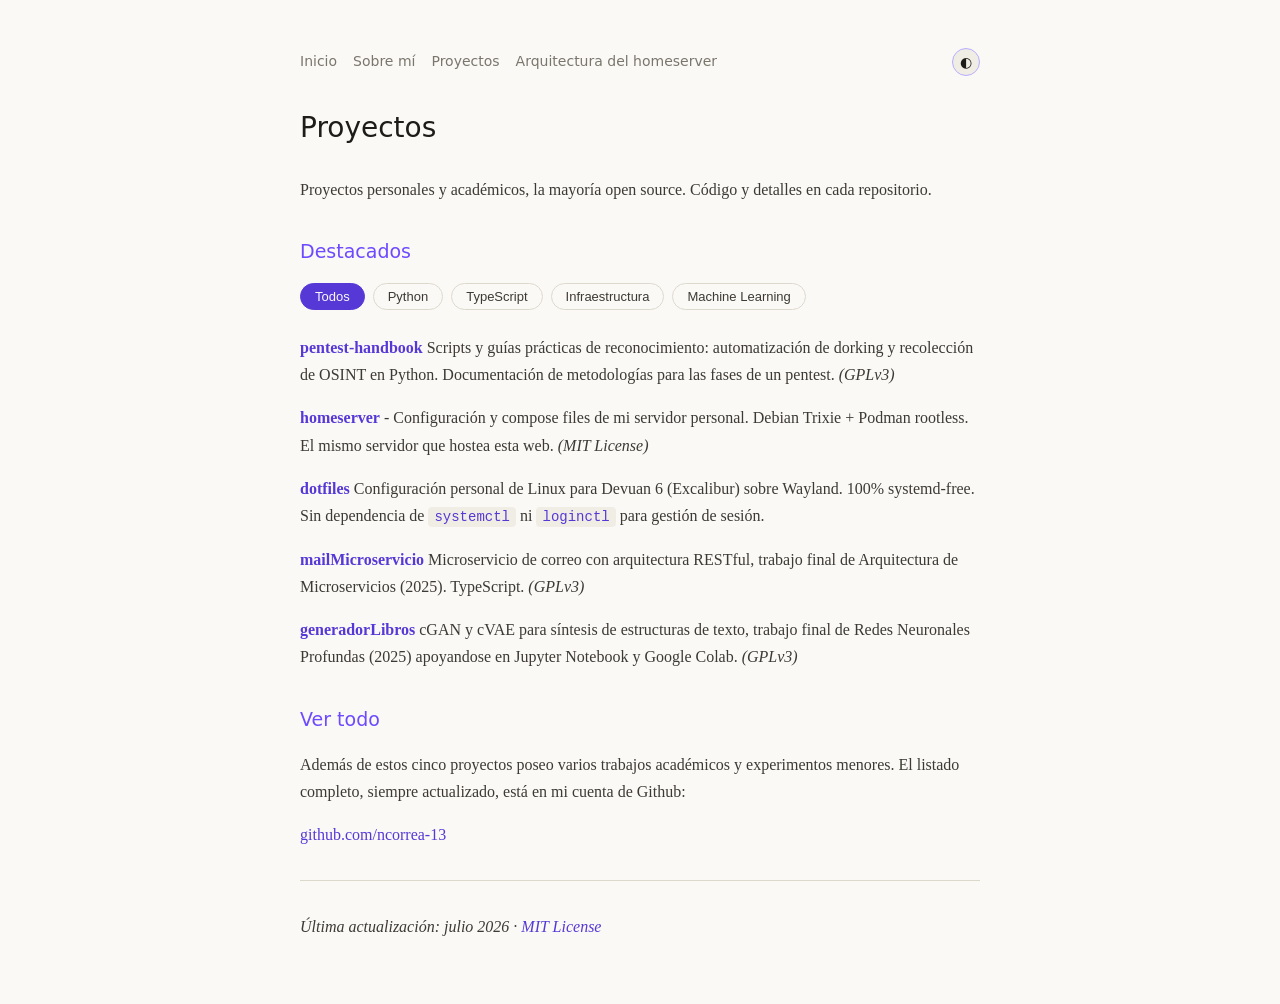
<file: html/proyectos.html>
<!doctype html>
<html xmlns="http://www.w3.org/1999/xhtml" lang="es" xml:lang="es">
  <head>
    <meta charset="utf-8" />
    <meta name="generator" content="pandoc" />
    <meta
      name="viewport"
      content="width=device-width, initial-scale=1.0, user-scalable=yes"
    />
    <title>Proyectos</title>
    <style>
      code {
        white-space: pre-wrap;
      }
      span.smallcaps {
        font-variant: small-caps;
      }
      div.columns {
        display: flex;
        gap: min(4vw, 1.5em);
      }
      div.column {
        flex: auto;
        overflow-x: auto;
      }
      div.hanging-indent {
        margin-left: 1.5em;
        text-indent: -1.5em;
      }
      /* The extra [class] is a hack that increases specificity enough to
       override a similar rule in reveal.js */
      ul.task-list[class] {
        list-style: none;
      }
      ul.task-list li input[type="checkbox"] {
        font-size: inherit;
        width: 0.8em;
        margin: 0 0.8em 0.2em -1.6em;
        vertical-align: middle;
      }
      .display.math {
        display: block;
        text-align: center;
        margin: 0.5rem auto;
      }
    </style>
    <link rel="stylesheet" href="style.css" />
    <link
      rel="icon"
      href="data:image/svg+xml,<svg xmlns=%22http://www.w3.org/2000/svg%22 viewBox=%220 0 100 100%22><text y=%22.9em%22 font-size=%2290%22>🖥️</text></svg>"
    />
  </head>
  <body>
    <script>
      (function () {
        var stored = localStorage.getItem("theme");
        if (stored) {
          document.documentElement.setAttribute("data-theme", stored);
        }
      })();
      function toggleTheme() {
        var current = document.documentElement.getAttribute("data-theme");
        var prefersDark = window.matchMedia(
          "(prefers-color-scheme: dark)",
        ).matches;
        var effectiveCurrent = current || (prefersDark ? "dark" : "light");
        var next = effectiveCurrent === "dark" ? "light" : "dark";
        document.documentElement.setAttribute("data-theme", next);
        localStorage.setItem("theme", next);
      }
    </script>
    <nav class="site-nav">
      <a href="index.html">Inicio</a> <a href="sobre-mi.html">Sobre mí</a>
      <a href="proyectos.html">Proyectos</a>
      <a href="sobre-el-proyecto.html">Arquitectura del homeserver</a>
      <button
        class="theme-toggle"
        id="theme-toggle"
        aria-label="Cambiar tema"
        onclick="toggleTheme()"
      >
        ◐
      </button>
    </nav>
    <h1 id="proyectos">Proyectos</h1>
    <p>
      Proyectos personales y académicos, la mayoría open source. Código y
      detalles en cada repositorio.
    </p>
    <h2 id="destacados">Destacados</h2>
    <div class="filter-bar" id="filter-bar">
      <button class="filter-btn active" data-filter="all">Todos</button>
      <button class="filter-btn" data-filter="python">Python</button>
      <button class="filter-btn" data-filter="typescript">TypeScript</button>
      <button class="filter-btn" data-filter="infra">Infraestructura</button>
      <button class="filter-btn" data-filter="ml">Machine Learning</button>
    </div>
    <div class="project-card" data-tags="python infra">
      <p>
        <strong
          ><a href="https://github.com/ncorrea-13/pentest-handbook"
            >pentest-handbook</a
          ></strong
        >
        Scripts y guías prácticas de reconocimiento: automatización de dorking y
        recolección de OSINT en Python. Documentación de metodologías para las
        fases de un pentest. <em>(GPLv3)</em>
      </p>
    </div>
    <div class="project-card" data-tags="infra">
      <p>
        <strong
          ><a href="https://github.com/ncorrea-13/homeserver"
            >homeserver</a
          ></strong
        >
        - Configuración y compose files de mi servidor personal. Debian Trixie +
        Podman rootless. El mismo servidor que hostea esta web.
        <em>(MIT License)</em>
      </p>
    </div>
    <div class="project-card" data-tags="infra">
      <p>
        <strong
          ><a href="https://github.com/ncorrea-13/dotfiles">dotfiles</a></strong
        >
        Configuración personal de Linux para Devuan 6 (Excalibur) sobre Wayland.
        100% systemd-free. Sin dependencia de <code>systemctl</code> ni
        <code>loginctl</code> para gestión de sesión.
      </p>
    </div>
    <div class="project-card" data-tags="typescript">
      <p>
        <strong
          ><a href="https://github.com/ncorrea-13/mailMicroservicio"
            >mailMicroservicio</a
          ></strong
        >
        Microservicio de correo con arquitectura RESTful, trabajo final de
        Arquitectura de Microservicios (2025). TypeScript. <em>(GPLv3)</em>
      </p>
    </div>
    <div class="project-card" data-tags="python ml">
      <p>
        <strong
          ><a href="https://github.com/ncorrea-13/generadorLibros"
            >generadorLibros</a
          ></strong
        >
        cGAN y cVAE para síntesis de estructuras de texto, trabajo final de
        Redes Neuronales Profundas (2025) apoyandose en Jupyter Notebook y
        Google Colab. <em>(GPLv3)</em>
      </p>
    </div>
    <script>
      (function () {
        var buttons = document.querySelectorAll(".filter-btn");
        var cards = document.querySelectorAll(".project-card");
        buttons.forEach(function (btn) {
          btn.addEventListener("click", function () {
            buttons.forEach(function (b) {
              b.classList.remove("active");
            });
            btn.classList.add("active");
            var filter = btn.getAttribute("data-filter");
            cards.forEach(function (card) {
              var tags = card.getAttribute("data-tags");
              card.classList.toggle(
                "hidden",
                filter !== "all" && tags.indexOf(filter) === -1,
              );
            });
          });
        });
      })();
    </script>
    <h2 id="ver-todo">Ver todo</h2>
    <p>
      Además de estos cinco proyectos poseo varios trabajos académicos y
      experimentos menores. El listado completo, siempre actualizado, está en mi
      cuenta de Github:
    </p>
    <p><a href="https://github.com/ncorrea-13">github.com/ncorrea-13</a></p>
    <hr />
    <p>
      <em
        >Última actualización: julio 2026 ·
        <a
          href="https://github.com/ncorrea-13/homeserver-landing/blob/main/LICENSE"
          >MIT License</a
        ></em
      >
    </p>
  </body>
</html>
</file>
<file: html/style.css>
:root {
  --bg: #1e1e1e;
  --text: #b8b8b8;
  --heading: #e0e0e0;
  --border: #333;
  --accent: #c9b8ff;
  --accent-strong: #9c8cff;
  --code-bg: #2a2a2a;
  --code-text: #d4c5ff;
  --muted: #8a8a8a;
  --card-bg: #211b30;
  --card-border: #7f77dd;
  color-scheme: dark;
}

@media (prefers-color-scheme: light) {
  :root {
    --bg: #faf9f6;
    --text: #3d3a34;
    --heading: #1e1c18;
    --border: #ddd8cc;
    --accent: #6d4aff;
    --accent-strong: #5638d6;
    --code-bg: #f0ede4;
    --code-text: #5638d6;
    --muted: #7a766c;
    --card-bg: #f0ede4;
    --card-border: #b8acff;
    color-scheme: light;
  }
}

html[data-theme="dark"] {
  --bg: #1e1e1e;
  --text: #b8b8b8;
  --heading: #e0e0e0;
  --border: #333;
  --accent: #c9b8ff;
  --accent-strong: #9c8cff;
  --code-bg: #2a2a2a;
  --code-text: #d4c5ff;
  --muted: #8a8a8a;
  --card-bg: #211b30;
  --card-border: #7f77dd;
  color-scheme: dark;
}

html[data-theme="light"] {
  --bg: #faf9f6;
  --text: #3d3a34;
  --heading: #1e1c18;
  --border: #ddd8cc;
  --accent: #6d4aff;
  --accent-strong: #5638d6;
  --code-bg: #f0ede4;
  --code-text: #5638d6;
  --muted: #7a766c;
  --card-bg: #f0ede4;
  --card-border: #b8acff;
  color-scheme: light;
}

* {
  transition:
    background-color 0.25s ease,
    color 0.25s ease,
    border-color 0.25s ease;
}

body {
  background: var(--bg);
  color: var(--text);
  font-family: Georgia, "Times New Roman", serif;
  font-size: 16px;
  line-height: 1.7;
  max-width: 680px;
  margin: 0 auto;
  padding: 3rem 1.5rem;
  opacity: 0;
  animation: fadeIn 0.5s ease forwards;
}

@keyframes fadeIn {
  from {
    opacity: 0;
    transform: translateY(6px);
  }
  to {
    opacity: 1;
    transform: translateY(0);
  }
}

@media (prefers-reduced-motion: reduce) {
  body {
    animation: none;
    opacity: 1;
  }
  * {
    transition: none !important;
  }
}

h1,
h2,
h3 {
  color: var(--heading);
  font-weight: 400;
  font-family: "Segoe UI", system-ui, sans-serif;
}

h1 {
  font-size: 28px;
  margin-bottom: 1.5rem;
}

h2 {
  color: var(--accent);
  font-size: 19px;
  margin-top: 2rem;
}

/* Site nav */
.site-nav {
  display: flex;
  align-items: center;
  flex-wrap: wrap;
  gap: 0.5rem 1rem;
  font-family: "Segoe UI", system-ui, sans-serif;
  font-size: 14px;
  margin: 0 0 1.75rem;
}
.site-nav a {
  color: var(--muted);
}
.site-nav a:hover {
  color: var(--accent-strong);
  text-decoration: underline;
}

a {
  color: var(--accent-strong);
  text-decoration: none;
}
a:hover {
  text-decoration: underline;
}

code {
  background: var(--code-bg);
  color: var(--code-text);
  padding: 2px 6px;
  border-radius: 4px;
  font-family: "Fira Code", monospace;
  font-size: 14px;
}

pre {
  background: var(--code-bg);
  padding: 1rem;
  border-radius: 8px;
  overflow-x: auto;
}

pre.mermaid {
  max-width: none;
  width: 90vw;
  margin-left: calc(50% - 45vw);
  margin-right: calc(50% - 45vw);
  background: none;
  text-align: center;
}

blockquote {
  border-left: 3px solid var(--accent-strong);
  margin-left: 0;
  padding-left: 1rem;
  color: var(--muted);
}

hr {
  border: none;
  border-top: 1px solid var(--border);
  margin: 2rem 0;
}

ul,
ol {
  padding-left: 1.2rem;
}

li {
  margin-bottom: 6px;
}

/* External link buttons */
.btn {
  display: inline-block;
  background: transparent;
  border: 1px solid var(--card-border);
  color: var(--heading);
  padding: 7px 16px;
  border-radius: 8px;
  font-family: "Segoe UI", system-ui, sans-serif;
  font-size: 14px;
  text-decoration: none !important;
  margin: 4px 6px 4px 0;
}
.btn:hover {
  background: var(--card-bg);
  border-color: var(--accent-strong);
}
.theme-toggle {
  margin-left: auto;
  flex-shrink: 0;
  background: var(--card-bg);
  border: 1px solid var(--card-border);
  color: var(--heading);
  width: 28px;
  height: 28px;
  border-radius: 50%;
  cursor: pointer;
  font-size: 14px;
  display: flex;
  align-items: center;
  justify-content: center;
}
.theme-toggle:hover {
  border-color: var(--accent-strong);
}

/* Uptime counter */
.uptime-box {
  background: var(--card-bg);
  border: 1px solid var(--card-border);
  border-radius: 10px;
  padding: 1rem 1.25rem;
  margin: 1.5rem 0;
  font-family: "Segoe UI", system-ui, sans-serif;
}
.uptime-label {
  font-size: 12px;
  color: var(--muted);
  text-transform: uppercase;
  letter-spacing: 0.05em;
  margin: 0 0 4px;
}
.uptime-value {
  font-size: 20px;
  color: var(--accent);
  margin: 0;
}

/* Project filter */
.filter-bar {
  display: flex;
  gap: 8px;
  flex-wrap: wrap;
  margin: 1rem 0 1.5rem;
  font-family: "Segoe UI", system-ui, sans-serif;
}
.filter-btn {
  background: transparent;
  border: 1px solid var(--border);
  color: var(--text);
  padding: 5px 14px;
  border-radius: 20px;
  font-size: 13px;
  cursor: pointer;
}
.filter-btn:hover {
  border-color: var(--accent-strong);
  color: var(--heading);
}
.filter-btn.active {
  background: var(--accent-strong);
  border-color: var(--accent-strong);
  color: var(--bg);
}
.project-card {
  transition:
    opacity 0.25s ease,
    max-height 0.25s ease,
    transform 0.25s ease;
}
.project-card.hidden {
  display: none;
}

/* Hero */
.hero {
  display: flex;
  align-items: center;
  gap: 1.5rem;
  margin-bottom: 1.5rem;
}
.hero-photo {
  width: 96px;
  height: 96px;
  border-radius: 50%;
  object-fit: cover;
  flex-shrink: 0;
  border: 1px solid var(--card-border);
}
.hero-photo.large {
  width: 160px;
  height: 160px;
}
.hero-name {
  font-family: "Segoe UI", system-ui, sans-serif;
  font-size: 26px;
  font-weight: 600;
  color: var(--heading);
  margin: 0 0 4px;
}
.hero-tagline {
  font-family: "Segoe UI", system-ui, sans-serif;
  font-size: 15px;
  color: var(--accent);
  margin: 0;
}
@media (max-width: 480px) {
  .hero {
    flex-direction: column;
    align-items: flex-start;
    text-align: left;
  }
}

/* Skill tags */
.tag-group {
  margin: 1rem 0 1.25rem;
}
.tag-group-label {
  font-family: "Segoe UI", system-ui, sans-serif;
  font-size: 11px;
  color: var(--muted);
  text-transform: uppercase;
  letter-spacing: 0.05em;
  margin: 0 0 6px;
}
.tag-row {
  display: flex;
  flex-wrap: wrap;
  gap: 8px;
  margin: 0;
  font-family: "Segoe UI", system-ui, sans-serif;
}
.tag {
  background: var(--code-bg);
  color: var(--code-text);
  border: 1px solid var(--border);
  padding: 4px 12px;
  border-radius: 20px;
  font-size: 13px;
}

/* Compact uptime badge (used inside the index "Destacado" callout) */
.uptime-box.compact {
  display: flex;
  width: fit-content;
  align-items: baseline;
  gap: 8px;
  padding: 0.5rem 0.9rem;
  margin: 0.75rem auto 0;
}
.uptime-box.compact .uptime-label {
  margin: 0;
}
.uptime-box.compact .uptime-value {
  font-size: 15px;
}
</file>
